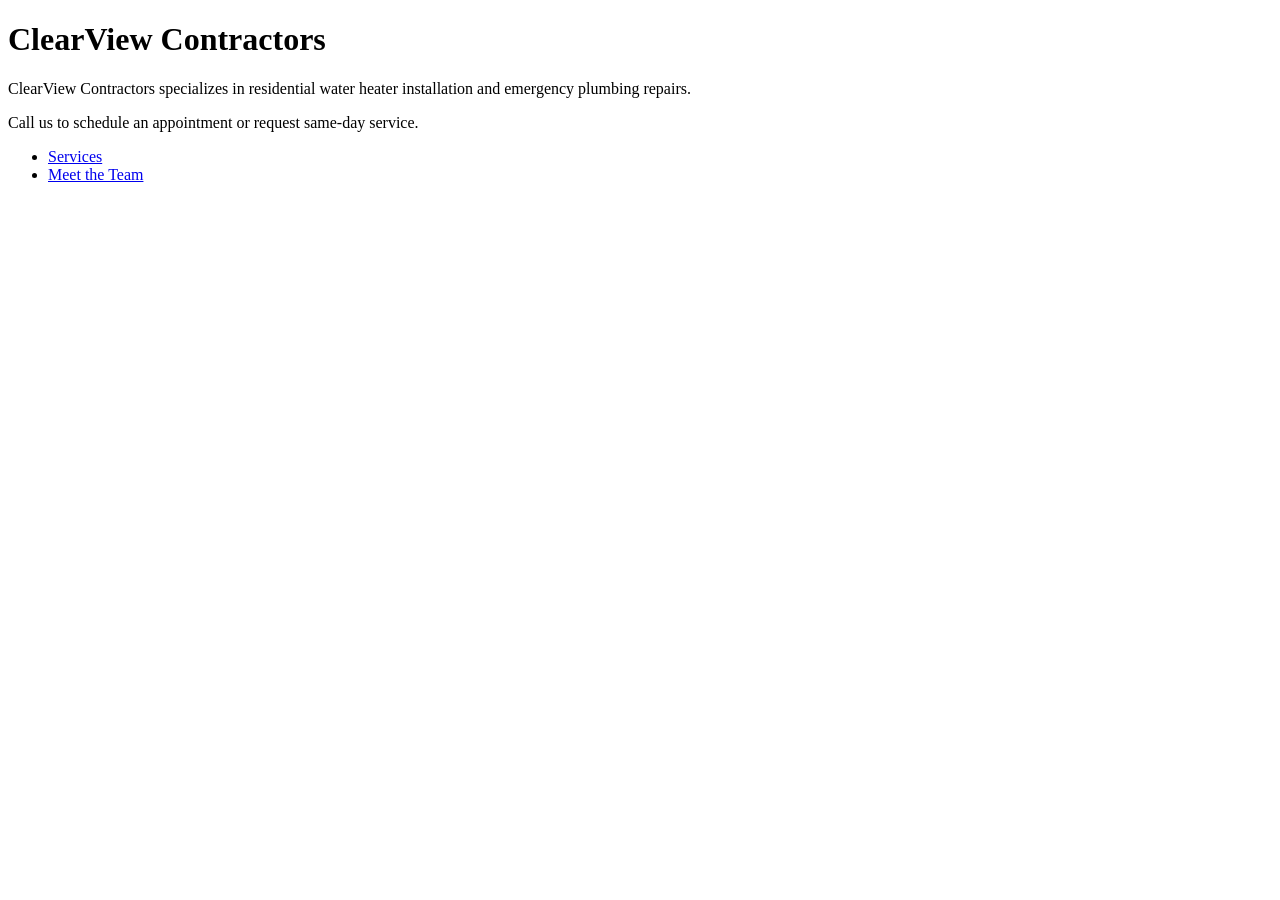
<file: cva/data-service/samples/website/index.html>
<!DOCTYPE html>
<html lang="en">
  <head>
    <meta charset="utf-8" />
    <title>ClearView Contractors</title>
  </head>
  <body>
    <h1>ClearView Contractors</h1>
    <p>ClearView Contractors specializes in residential water heater installation and emergency plumbing repairs.</p>
    <p>Call us to schedule an appointment or request same-day service.</p>
    <ul>
      <li><a href="services.html">Services</a></li>
      <li><a href="about/team.html">Meet the Team</a></li>
    </ul>
  </body>
</html>
</file>
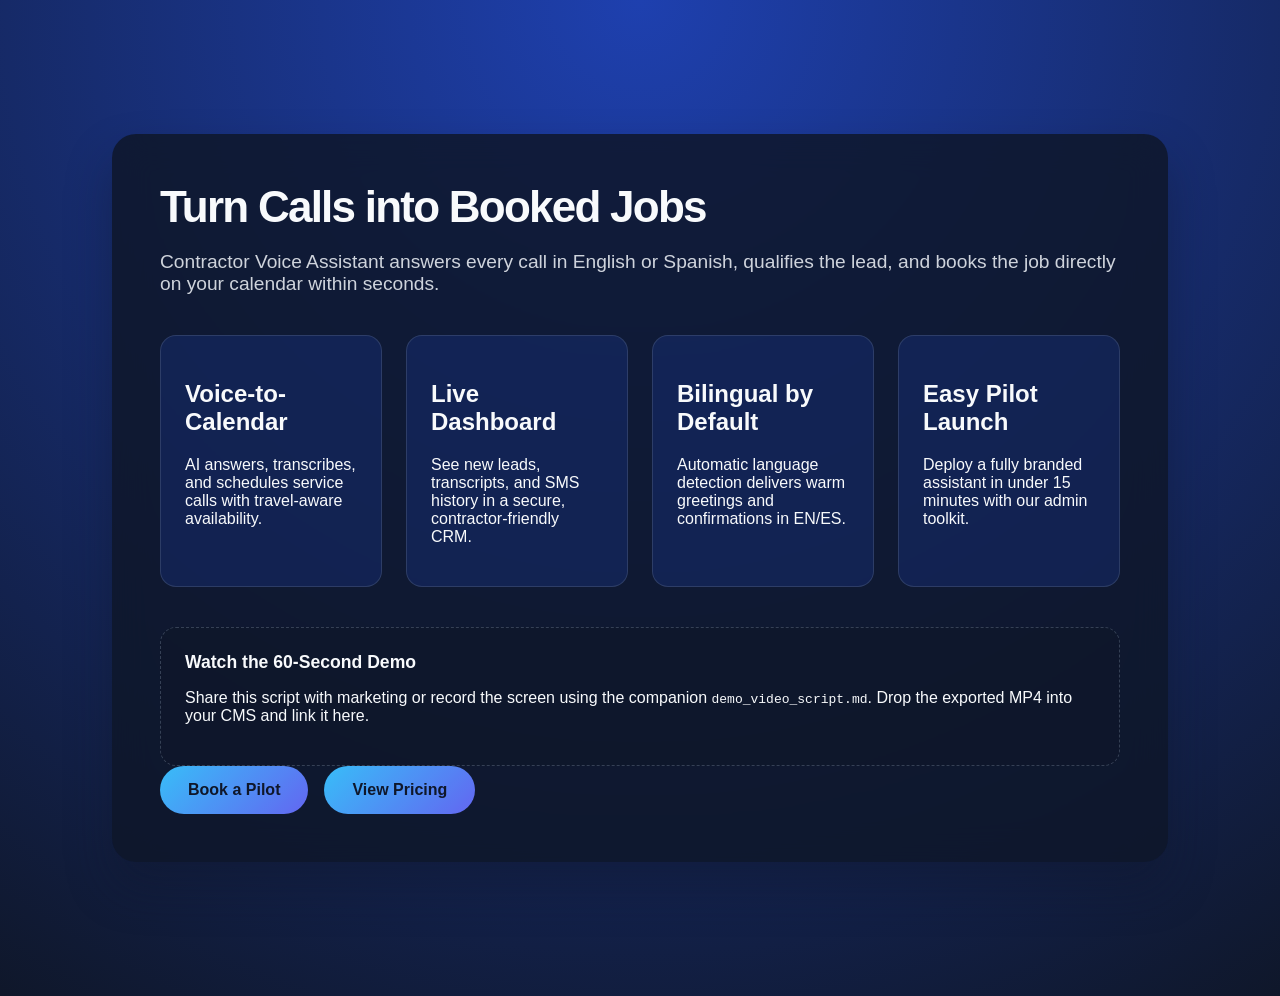
<file: cva/infra/sales/landing_page.html>
<!DOCTYPE html>
<html lang="en">
  <head>
    <meta charset="utf-8" />
    <title>Contractor Voice Assistant</title>
    <meta name="viewport" content="width=device-width, initial-scale=1" />
    <style>
      :root {
        color-scheme: light dark;
        font-family: "Inter", "Segoe UI", sans-serif;
        background: #0f172a;
        color: #f8fafc;
      }
      body {
        margin: 0;
        display: flex;
        min-height: 100vh;
        align-items: center;
        justify-content: center;
        padding: 3rem 1.5rem;
        background: radial-gradient(circle at top, #1e40af, #0f172a);
      }
      .card {
        max-width: 960px;
        width: 100%;
        background: rgba(15, 23, 42, 0.85);
        border-radius: 24px;
        box-shadow: 0 25px 45px rgba(15, 23, 42, 0.4);
        padding: 3rem;
        backdrop-filter: blur(18px);
      }
      h1 {
        font-size: 2.75rem;
        margin-top: 0;
        margin-bottom: 0.75rem;
        letter-spacing: -0.04em;
      }
      p.lead {
        font-size: 1.2rem;
        margin-bottom: 2.5rem;
        color: rgba(241, 245, 249, 0.85);
      }
      .grid {
        display: grid;
        gap: 1.5rem;
        grid-template-columns: repeat(auto-fit, minmax(220px, 1fr));
        margin-bottom: 2.5rem;
      }
      .feature {
        background: rgba(30, 64, 175, 0.25);
        padding: 1.5rem;
        border-radius: 16px;
        border: 1px solid rgba(148, 163, 184, 0.2);
      }
      .cta {
        display: flex;
        flex-wrap: wrap;
        gap: 1rem;
      }
      a.button {
        display: inline-block;
        padding: 0.95rem 1.75rem;
        border-radius: 9999px;
        background: linear-gradient(135deg, #38bdf8, #6366f1);
        color: #0f172a;
        text-decoration: none;
        font-weight: 600;
        transition: transform 0.2s ease;
      }
      a.button:hover {
        transform: translateY(-2px);
      }
      .video-callout {
        padding: 1.5rem;
        border-radius: 16px;
        background: rgba(15, 23, 42, 0.65);
        border: 1px dashed rgba(148, 163, 184, 0.3);
      }
      .video-callout strong {
        display: block;
        margin-bottom: 0.5rem;
        font-size: 1.1rem;
      }
    </style>
  </head>
  <body>
    <div class="card">
      <h1>Turn Calls into Booked Jobs</h1>
      <p class="lead">
        Contractor Voice Assistant answers every call in English or Spanish, qualifies the lead,
        and books the job directly on your calendar within seconds.
      </p>
      <div class="grid">
        <div class="feature">
          <h2>Voice-to-Calendar</h2>
          <p>AI answers, transcribes, and schedules service calls with travel-aware availability.</p>
        </div>
        <div class="feature">
          <h2>Live Dashboard</h2>
          <p>See new leads, transcripts, and SMS history in a secure, contractor-friendly CRM.</p>
        </div>
        <div class="feature">
          <h2>Bilingual by Default</h2>
          <p>Automatic language detection delivers warm greetings and confirmations in EN/ES.</p>
        </div>
        <div class="feature">
          <h2>Easy Pilot Launch</h2>
          <p>Deploy a fully branded assistant in under 15 minutes with our admin toolkit.</p>
        </div>
      </div>
      <div class="video-callout">
        <strong>Watch the 60-Second Demo</strong>
        <p>
          Share this script with marketing or record the screen using the companion
          <code>demo_video_script.md</code>. Drop the exported MP4 into your CMS and link it here.
        </p>
      </div>
      <div class="cta">
        <a class="button" href="mailto:hello@contractorva.com?subject=Book%20a%20pilot">Book a Pilot</a>
        <a class="button" href="pricing_sheet.html">View Pricing</a>
      </div>
    </div>
  </body>
</html>
</file>
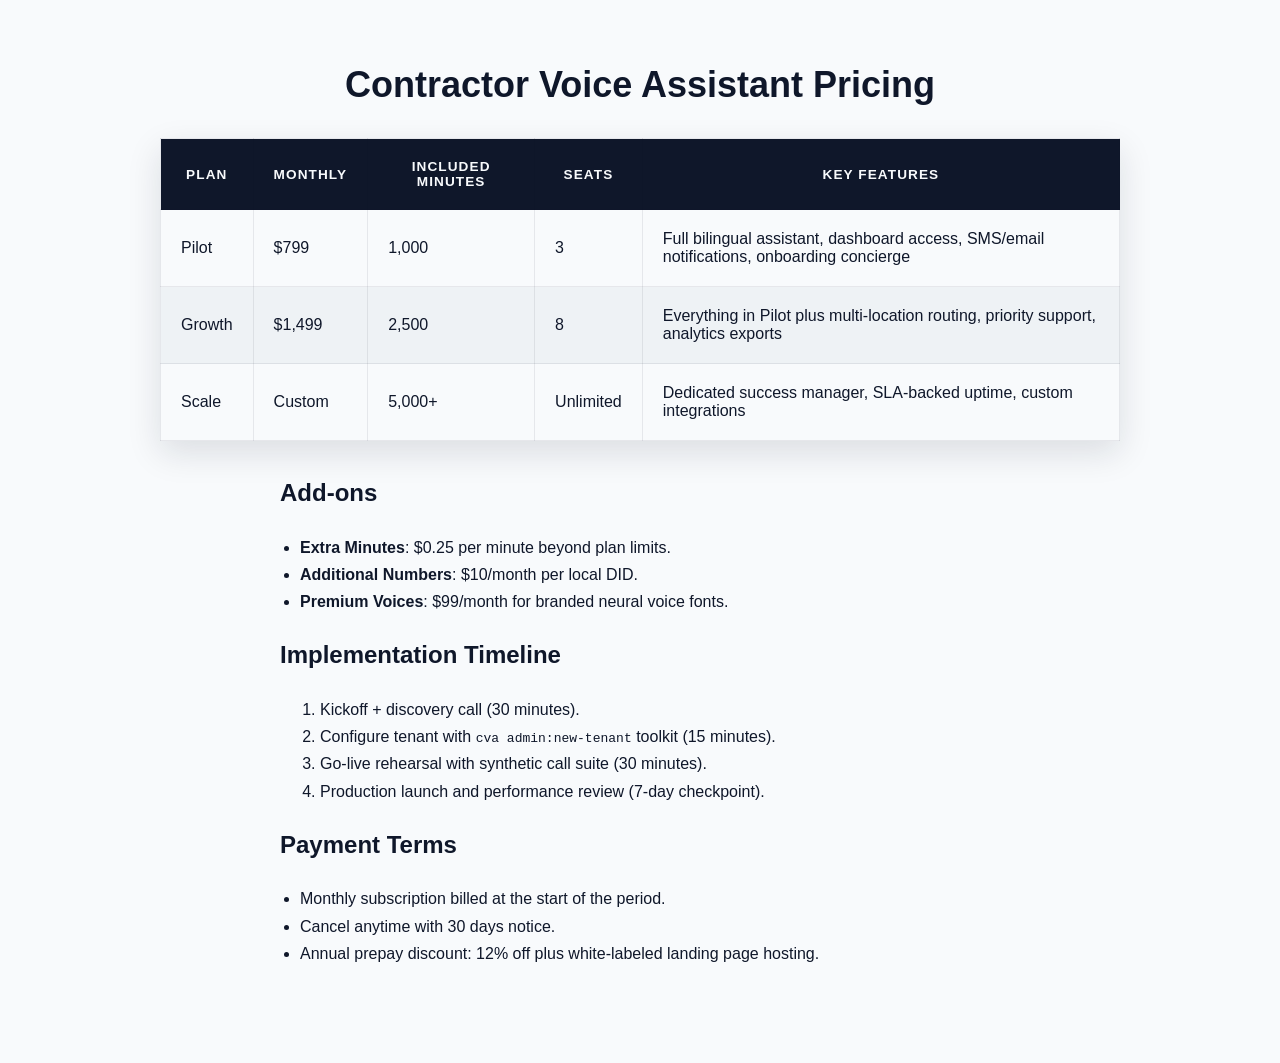
<file: cva/infra/sales/pricing_sheet.html>
<!DOCTYPE html>
<html lang="en">
  <head>
    <meta charset="utf-8" />
    <title>CVA Pricing</title>
    <meta name="viewport" content="width=device-width, initial-scale=1" />
    <style>
      body {
        font-family: "Inter", Arial, sans-serif;
        background: #f8fafc;
        color: #0f172a;
        margin: 0;
        padding: 2.5rem 1.5rem 4rem;
      }
      h1 {
        text-align: center;
        font-size: 2.25rem;
      }
      table {
        width: min(960px, 100%);
        margin: 2rem auto;
        border-collapse: collapse;
        box-shadow: 0 12px 32px rgba(15, 23, 42, 0.12);
      }
      th, td {
        padding: 1.25rem;
        border: 1px solid rgba(15, 23, 42, 0.08);
      }
      th {
        background: #0f172a;
        color: #f8fafc;
        text-transform: uppercase;
        letter-spacing: 0.08em;
        font-size: 0.85rem;
      }
      tbody tr:nth-child(even) {
        background: rgba(148, 163, 184, 0.1);
      }
      section {
        width: min(720px, 100%);
        margin: 0 auto 2rem;
        line-height: 1.7;
      }
      ul {
        padding-left: 1.25rem;
      }
    </style>
  </head>
  <body>
    <h1>Contractor Voice Assistant Pricing</h1>
    <table>
      <thead>
        <tr>
          <th>Plan</th>
          <th>Monthly</th>
          <th>Included Minutes</th>
          <th>Seats</th>
          <th>Key Features</th>
        </tr>
      </thead>
      <tbody>
        <tr>
          <td>Pilot</td>
          <td>$799</td>
          <td>1,000</td>
          <td>3</td>
          <td>Full bilingual assistant, dashboard access, SMS/email notifications, onboarding concierge</td>
        </tr>
        <tr>
          <td>Growth</td>
          <td>$1,499</td>
          <td>2,500</td>
          <td>8</td>
          <td>Everything in Pilot plus multi-location routing, priority support, analytics exports</td>
        </tr>
        <tr>
          <td>Scale</td>
          <td>Custom</td>
          <td>5,000+</td>
          <td>Unlimited</td>
          <td>Dedicated success manager, SLA-backed uptime, custom integrations</td>
        </tr>
      </tbody>
    </table>
    <section>
      <h2>Add-ons</h2>
      <ul>
        <li><strong>Extra Minutes</strong>: $0.25 per minute beyond plan limits.</li>
        <li><strong>Additional Numbers</strong>: $10/month per local DID.</li>
        <li><strong>Premium Voices</strong>: $99/month for branded neural voice fonts.</li>
      </ul>
      <h2>Implementation Timeline</h2>
      <ol>
        <li>Kickoff + discovery call (30 minutes).</li>
        <li>Configure tenant with <code>cva admin:new-tenant</code> toolkit (15 minutes).</li>
        <li>Go-live rehearsal with synthetic call suite (30 minutes).</li>
        <li>Production launch and performance review (7-day checkpoint).</li>
      </ol>
      <h2>Payment Terms</h2>
      <ul>
        <li>Monthly subscription billed at the start of the period.</li>
        <li>Cancel anytime with 30 days notice.</li>
        <li>Annual prepay discount: 12% off plus white-labeled landing page hosting.</li>
      </ul>
    </section>
  </body>
</html>
</file>
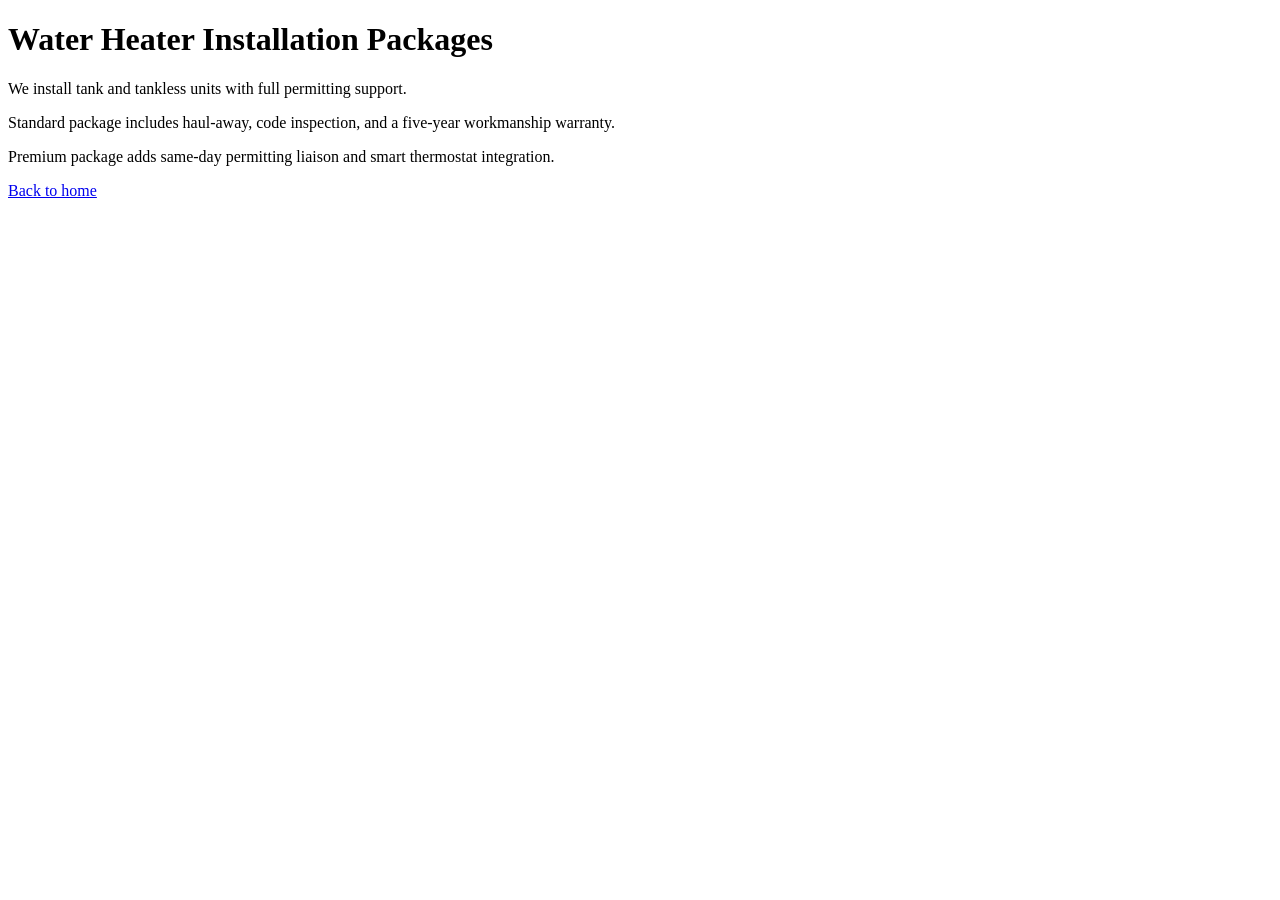
<file: cva/data-service/samples/website/services.html>
<!DOCTYPE html>
<html lang="en">
  <head>
    <meta charset="utf-8" />
    <title>Services | ClearView Contractors</title>
  </head>
  <body>
    <h1>Water Heater Installation Packages</h1>
    <p>We install tank and tankless units with full permitting support.</p>
    <p>Standard package includes haul-away, code inspection, and a five-year workmanship warranty.</p>
    <p>Premium package adds same-day permitting liaison and smart thermostat integration.</p>
    <a href="index.html">Back to home</a>
  </body>
</html>
</file>
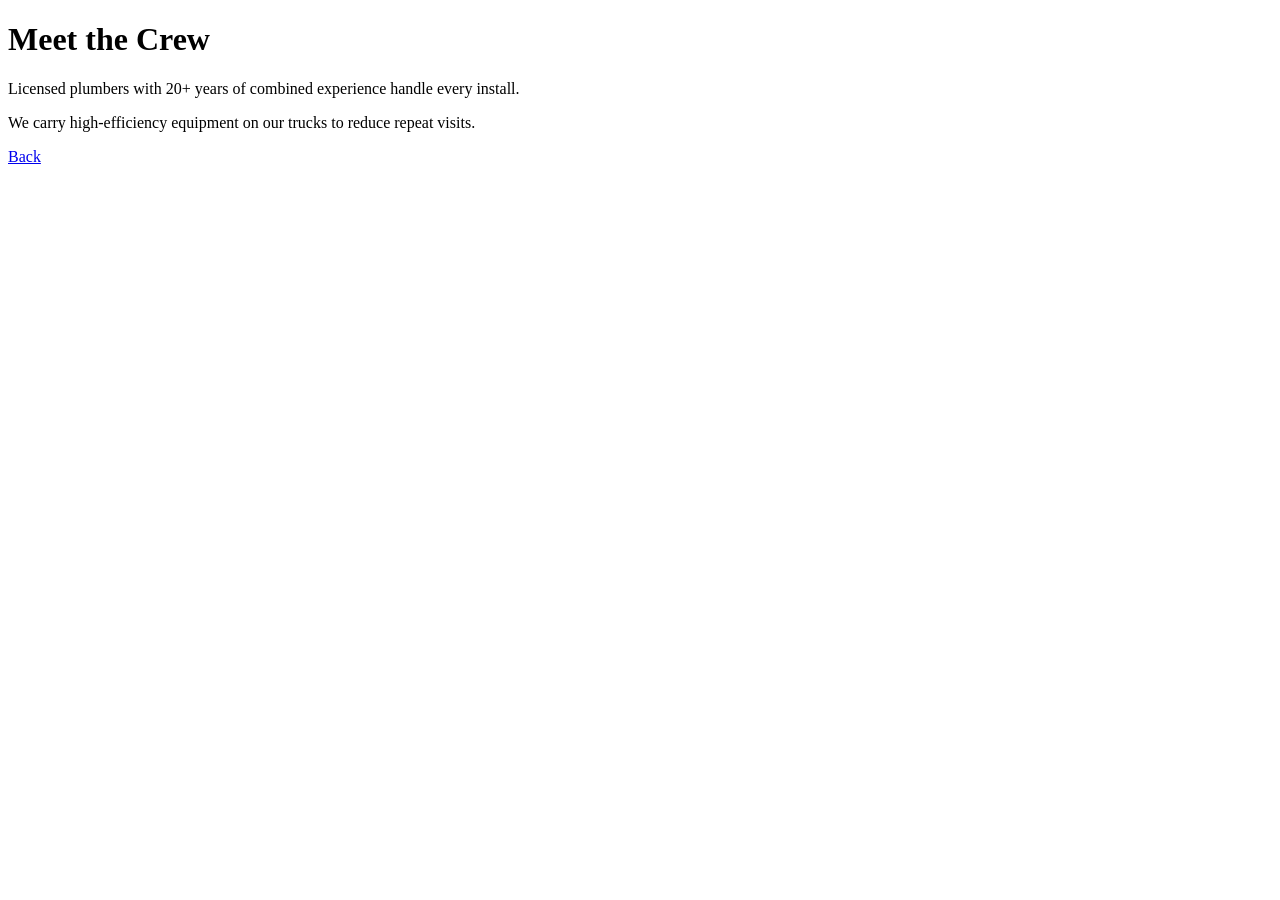
<file: cva/data-service/samples/website/about/team.html>
<!DOCTYPE html>
<html lang="en">
  <head>
    <meta charset="utf-8" />
    <title>Team | ClearView Contractors</title>
  </head>
  <body>
    <h1>Meet the Crew</h1>
    <p>Licensed plumbers with 20+ years of combined experience handle every install.</p>
    <p>We carry high-efficiency equipment on our trucks to reduce repeat visits.</p>
    <a href="../index.html">Back</a>
  </body>
</html>
</file>
